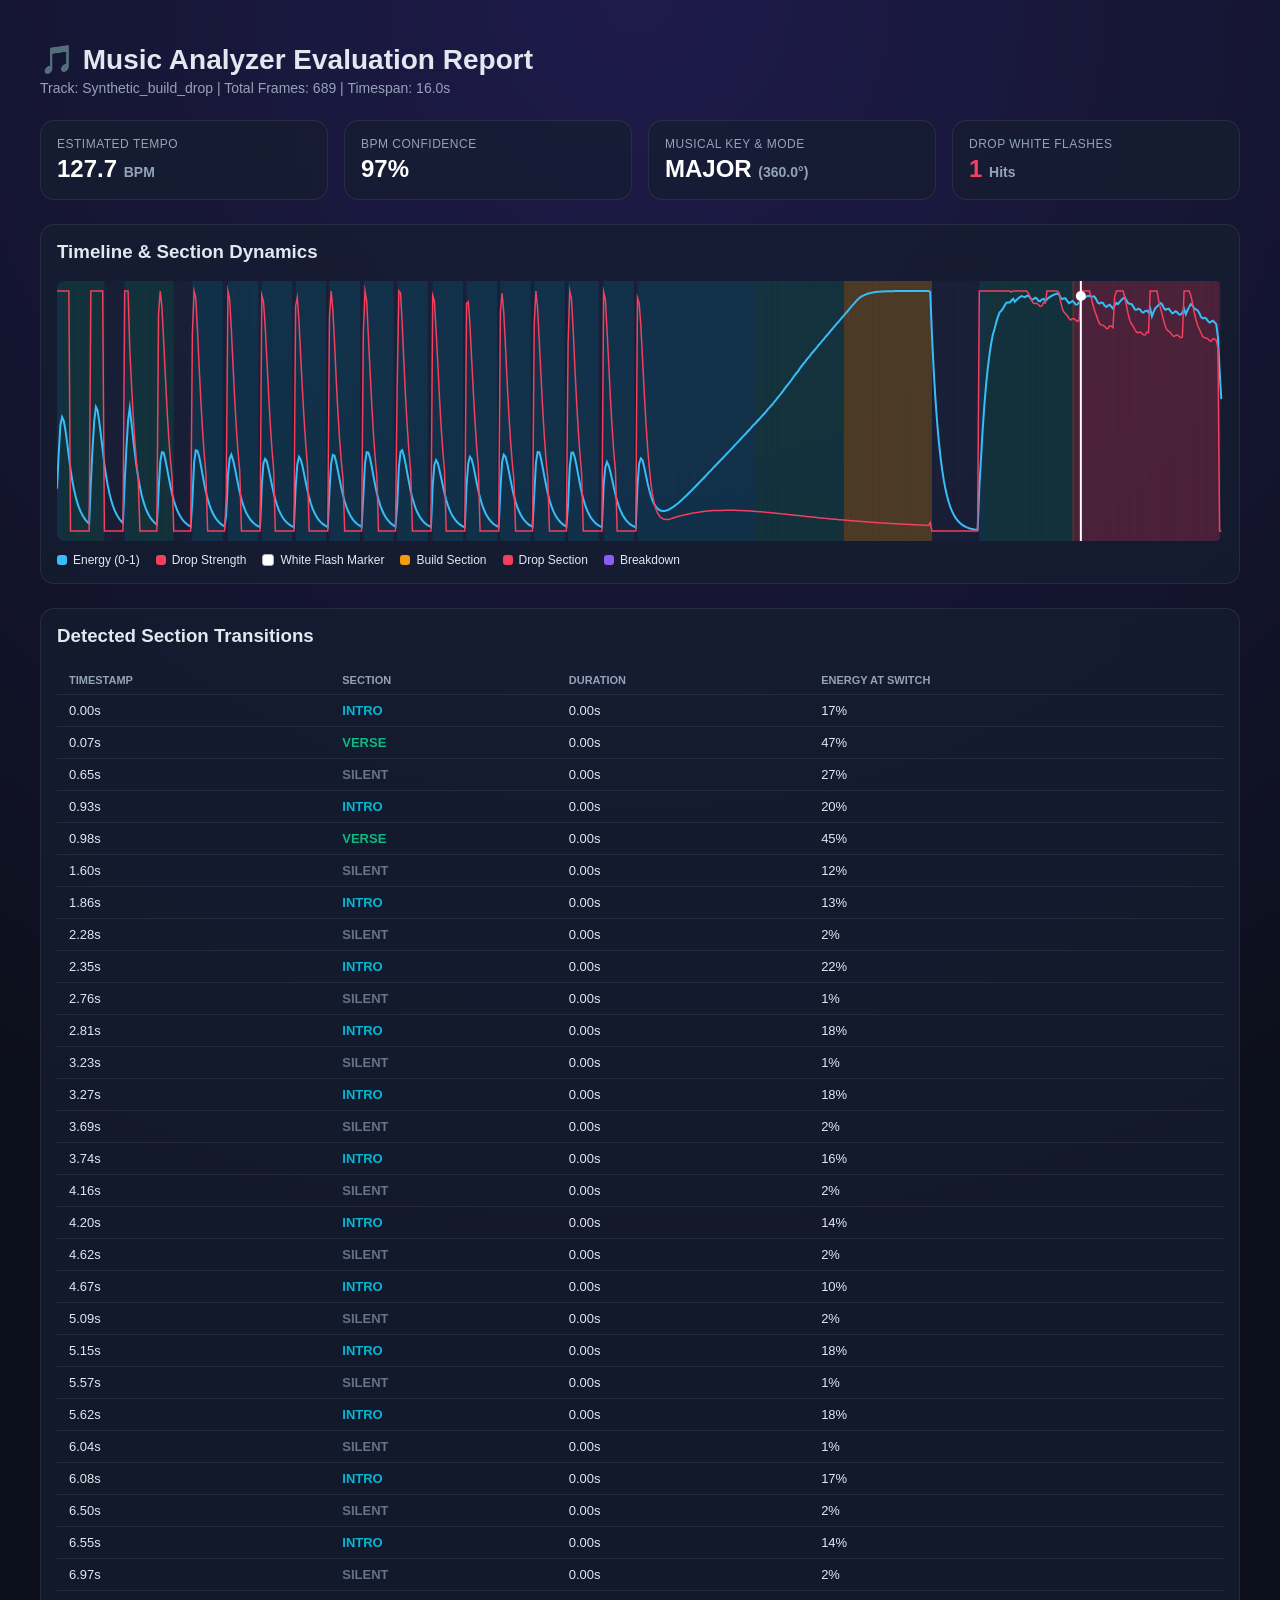
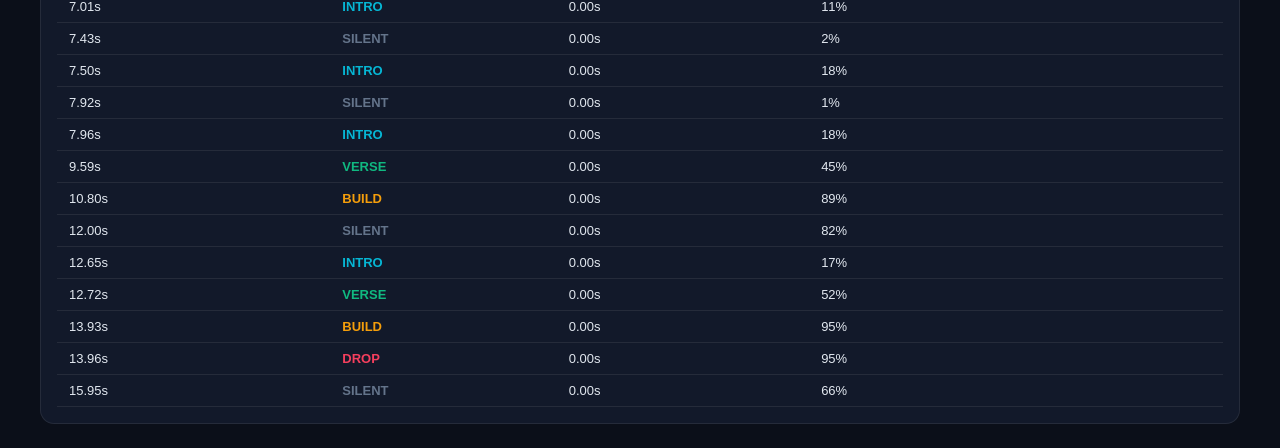
<file: tests/artifacts/build_drop_timeline.html>
<!DOCTYPE html>
<html lang="en">
<head>
<meta charset="UTF-8">
<title>Music State Visualizer — Synthetic_build_drop</title>
<style>
  :root {
    --bg: #0b0f19;
    --card: rgba(22, 30, 49, 0.75);
    --border: rgba(255, 255, 255, 0.08);
    --text: #e2e8f0;
    --accent: #38bdf8;
    --drop: #f43f5e;
    --build: #f59e0b;
    --verse: #10b981;
    --break: #8b5cf6;
    --intro: #06b6d4;
    --silent: #475569;
  }
  body {
    margin: 0;
    padding: 24px;
    background: radial-gradient(circle at 50% 0%, #1e1b4b 0%, var(--bg) 60%);
    font-family: -apple-system, BlinkMacSystemFont, "Segoe UI", Roboto, sans-serif;
    color: var(--text);
  }
  .container { max-width: 1200px; margin: 0 auto; }
  h1 { font-size: 28px; margin-bottom: 4px; font-weight: 700; }
  .subtitle { color: #94a3b8; margin-bottom: 24px; font-size: 14px; }
  .grid { display: grid; grid-template-columns: repeat(auto-fit, minmax(220px, 1fr)); gap: 16px; margin-bottom: 24px; }
  .card {
    background: var(--card);
    border: 1px solid var(--border);
    backdrop-filter: blur(16px);
    border-radius: 14px;
    padding: 16px;
  }
  .stat-label { font-size: 12px; color: #94a3b8; text-transform: uppercase; letter-spacing: 0.5px; }
  .stat-value { font-size: 24px; font-weight: 700; margin-top: 4px; color: #fff; }
  .canvas-card { margin-bottom: 24px; }
  canvas { width: 100%; height: 260px; display: block; border-radius: 8px; }
  .legend { display: flex; gap: 16px; margin-top: 12px; flex-wrap: wrap; font-size: 12px; }
  .legend-item { display: flex; align-items: center; gap: 6px; }
  .dot { width: 10px; height: 10px; border-radius: 3px; }
  table { width: 100%; border-collapse: collapse; margin-top: 12px; font-size: 13px; }
  th, td { padding: 8px 12px; text-align: left; border-bottom: 1px solid var(--border); }
  th { color: #94a3b8; font-weight: 600; text-transform: uppercase; font-size: 11px; }
</style>
</head>
<body>
<div class="container">
  <h1>🎵 Music Analyzer Evaluation Report</h1>
  <div class="subtitle">Track: Synthetic_build_drop | Total Frames: 689 | Timespan: 16.0s</div>

  <div class="grid">
    <div class="card">
      <div class="stat-label">Estimated Tempo</div>
      <div class="stat-value">127.7 <span style="font-size:14px;color:#94a3b8;">BPM</span></div>
    </div>
    <div class="card">
      <div class="stat-label">BPM Confidence</div>
      <div class="stat-value">97%</div>
    </div>
    <div class="card">
      <div class="stat-label">Musical Key & Mode</div>
      <div class="stat-value">MAJOR <span style="font-size:14px;color:#94a3b8;">(360.0°)</span></div>
    </div>
    <div class="card">
      <div class="stat-label">Drop White Flashes</div>
      <div class="stat-value" style="color:var(--drop);">1 <span style="font-size:14px;color:#94a3b8;">Hits</span></div>
    </div>
  </div>

  <div class="card canvas-card">
    <h3 style="margin-top:0;">Timeline & Section Dynamics</h3>
    <canvas id="timelineChart"></canvas>
    <div class="legend">
      <div class="legend-item"><div class="dot" style="background:#38bdf8;"></div> Energy (0-1)</div>
      <div class="legend-item"><div class="dot" style="background:#f43f5e;"></div> Drop Strength</div>
      <div class="legend-item"><div class="dot" style="background:#ffffff; border:1px solid #aaa;"></div> White Flash Marker</div>
      <div class="legend-item"><div class="dot" style="background:var(--build);"></div> Build Section</div>
      <div class="legend-item"><div class="dot" style="background:var(--drop);"></div> Drop Section</div>
      <div class="legend-item"><div class="dot" style="background:var(--break);"></div> Breakdown</div>
    </div>
  </div>

  <div class="card">
    <h3 style="margin-top:0;">Detected Section Transitions</h3>
    <table>
      <thead>
        <tr><th>Timestamp</th><th>Section</th><th>Duration</th><th>Energy at Switch</th></tr>
      </thead>
      <tbody>
        <tr><td>0.00s</td><td><b style='color:#06b6d4;'>INTRO</b></td><td>0.00s</td><td>17%</td></tr><tr><td>0.07s</td><td><b style='color:#10b981;'>VERSE</b></td><td>0.00s</td><td>47%</td></tr><tr><td>0.65s</td><td><b style='color:#64748b;'>SILENT</b></td><td>0.00s</td><td>27%</td></tr><tr><td>0.93s</td><td><b style='color:#06b6d4;'>INTRO</b></td><td>0.00s</td><td>20%</td></tr><tr><td>0.98s</td><td><b style='color:#10b981;'>VERSE</b></td><td>0.00s</td><td>45%</td></tr><tr><td>1.60s</td><td><b style='color:#64748b;'>SILENT</b></td><td>0.00s</td><td>12%</td></tr><tr><td>1.86s</td><td><b style='color:#06b6d4;'>INTRO</b></td><td>0.00s</td><td>13%</td></tr><tr><td>2.28s</td><td><b style='color:#64748b;'>SILENT</b></td><td>0.00s</td><td>2%</td></tr><tr><td>2.35s</td><td><b style='color:#06b6d4;'>INTRO</b></td><td>0.00s</td><td>22%</td></tr><tr><td>2.76s</td><td><b style='color:#64748b;'>SILENT</b></td><td>0.00s</td><td>1%</td></tr><tr><td>2.81s</td><td><b style='color:#06b6d4;'>INTRO</b></td><td>0.00s</td><td>18%</td></tr><tr><td>3.23s</td><td><b style='color:#64748b;'>SILENT</b></td><td>0.00s</td><td>1%</td></tr><tr><td>3.27s</td><td><b style='color:#06b6d4;'>INTRO</b></td><td>0.00s</td><td>18%</td></tr><tr><td>3.69s</td><td><b style='color:#64748b;'>SILENT</b></td><td>0.00s</td><td>2%</td></tr><tr><td>3.74s</td><td><b style='color:#06b6d4;'>INTRO</b></td><td>0.00s</td><td>16%</td></tr><tr><td>4.16s</td><td><b style='color:#64748b;'>SILENT</b></td><td>0.00s</td><td>2%</td></tr><tr><td>4.20s</td><td><b style='color:#06b6d4;'>INTRO</b></td><td>0.00s</td><td>14%</td></tr><tr><td>4.62s</td><td><b style='color:#64748b;'>SILENT</b></td><td>0.00s</td><td>2%</td></tr><tr><td>4.67s</td><td><b style='color:#06b6d4;'>INTRO</b></td><td>0.00s</td><td>10%</td></tr><tr><td>5.09s</td><td><b style='color:#64748b;'>SILENT</b></td><td>0.00s</td><td>2%</td></tr><tr><td>5.15s</td><td><b style='color:#06b6d4;'>INTRO</b></td><td>0.00s</td><td>18%</td></tr><tr><td>5.57s</td><td><b style='color:#64748b;'>SILENT</b></td><td>0.00s</td><td>1%</td></tr><tr><td>5.62s</td><td><b style='color:#06b6d4;'>INTRO</b></td><td>0.00s</td><td>18%</td></tr><tr><td>6.04s</td><td><b style='color:#64748b;'>SILENT</b></td><td>0.00s</td><td>1%</td></tr><tr><td>6.08s</td><td><b style='color:#06b6d4;'>INTRO</b></td><td>0.00s</td><td>17%</td></tr><tr><td>6.50s</td><td><b style='color:#64748b;'>SILENT</b></td><td>0.00s</td><td>2%</td></tr><tr><td>6.55s</td><td><b style='color:#06b6d4;'>INTRO</b></td><td>0.00s</td><td>14%</td></tr><tr><td>6.97s</td><td><b style='color:#64748b;'>SILENT</b></td><td>0.00s</td><td>2%</td></tr><tr><td>7.01s</td><td><b style='color:#06b6d4;'>INTRO</b></td><td>0.00s</td><td>11%</td></tr><tr><td>7.43s</td><td><b style='color:#64748b;'>SILENT</b></td><td>0.00s</td><td>2%</td></tr><tr><td>7.50s</td><td><b style='color:#06b6d4;'>INTRO</b></td><td>0.00s</td><td>18%</td></tr><tr><td>7.92s</td><td><b style='color:#64748b;'>SILENT</b></td><td>0.00s</td><td>1%</td></tr><tr><td>7.96s</td><td><b style='color:#06b6d4;'>INTRO</b></td><td>0.00s</td><td>18%</td></tr><tr><td>9.59s</td><td><b style='color:#10b981;'>VERSE</b></td><td>0.00s</td><td>45%</td></tr><tr><td>10.80s</td><td><b style='color:#f59e0b;'>BUILD</b></td><td>0.00s</td><td>89%</td></tr><tr><td>12.00s</td><td><b style='color:#64748b;'>SILENT</b></td><td>0.00s</td><td>82%</td></tr><tr><td>12.65s</td><td><b style='color:#06b6d4;'>INTRO</b></td><td>0.00s</td><td>17%</td></tr><tr><td>12.72s</td><td><b style='color:#10b981;'>VERSE</b></td><td>0.00s</td><td>52%</td></tr><tr><td>13.93s</td><td><b style='color:#f59e0b;'>BUILD</b></td><td>0.00s</td><td>95%</td></tr><tr><td>13.96s</td><td><b style='color:#f43f5e;'>DROP</b></td><td>0.00s</td><td>95%</td></tr><tr><td>15.95s</td><td><b style='color:#64748b;'>SILENT</b></td><td>0.00s</td><td>66%</td></tr>
      </tbody>
    </table>
  </div>
</div>

<script>
const times = [0.0, 0.0232, 0.0464, 0.0697, 0.0929, 0.1161, 0.1393, 0.1625, 0.1858, 0.209, 0.2322, 0.2554, 0.2786, 0.3019, 0.3251, 0.3483, 0.3715, 0.3947, 0.418, 0.4412, 0.4644, 0.4876, 0.5108, 0.5341, 0.5573, 0.5805, 0.6037, 0.6269, 0.6502, 0.6734, 0.6966, 0.7198, 0.743, 0.7663, 0.7895, 0.8127, 0.8359, 0.8591, 0.8824, 0.9056, 0.9288, 0.952, 0.9752, 0.9985, 1.0217, 1.0449, 1.0681, 1.0913, 1.1146, 1.1378, 1.161, 1.1842, 1.2074, 1.2307, 1.2539, 1.2771, 1.3003, 1.3235, 1.3468, 1.37, 1.3932, 1.4164, 1.4396, 1.4629, 1.4861, 1.5093, 1.5325, 1.5557, 1.579, 1.6022, 1.6254, 1.6486, 1.6718, 1.6951, 1.7183, 1.7415, 1.7647, 1.7879, 1.8112, 1.8344, 1.8576, 1.8808, 1.904, 1.9273, 1.9505, 1.9737, 1.9969, 2.0201, 2.0434, 2.0666, 2.0898, 2.113, 2.1362, 2.1595, 2.1827, 2.2059, 2.2291, 2.2523, 2.2756, 2.2988, 2.322, 2.3452, 2.3684, 2.3917, 2.4149, 2.4381, 2.4613, 2.4845, 2.5078, 2.531, 2.5542, 2.5774, 2.6006, 2.6239, 2.6471, 2.6703, 2.6935, 2.7167, 2.74, 2.7632, 2.7864, 2.8096, 2.8328, 2.8561, 2.8793, 2.9025, 2.9257, 2.9489, 2.9722, 2.9954, 3.0186, 3.0418, 3.065, 3.0883, 3.1115, 3.1347, 3.1579, 3.1811, 3.2044, 3.2276, 3.2508, 3.274, 3.2972, 3.3205, 3.3437, 3.3669, 3.3901, 3.4133, 3.4366, 3.4598, 3.483, 3.5062, 3.5294, 3.5527, 3.5759, 3.5991, 3.6223, 3.6455, 3.6688, 3.692, 3.7152, 3.7384, 3.7616, 3.7849, 3.8081, 3.8313, 3.8545, 3.8777, 3.901, 3.9242, 3.9474, 3.9706, 3.9938, 4.0171, 4.0403, 4.0635, 4.0867, 4.1099, 4.1332, 4.1564, 4.1796, 4.2028, 4.226, 4.2493, 4.2725, 4.2957, 4.3189, 4.3421, 4.3654, 4.3886, 4.4118, 4.435, 4.4582, 4.4815, 4.5047, 4.5279, 4.5511, 4.5743, 4.5976, 4.6208, 4.644, 4.6672, 4.6904, 4.7137, 4.7369, 4.7601, 4.7833, 4.8065, 4.8298, 4.853, 4.8762, 4.8994, 4.9226, 4.9459, 4.9691, 4.9923, 5.0155, 5.0387, 5.062, 5.0852, 5.1084, 5.1316, 5.1548, 5.178, 5.2013, 5.2245, 5.2477, 5.2709, 5.2941, 5.3174, 5.3406, 5.3638, 5.387, 5.4102, 5.4335, 5.4567, 5.4799, 5.5031, 5.5263, 5.5496, 5.5728, 5.596, 5.6192, 5.6424, 5.6657, 5.6889, 5.7121, 5.7353, 5.7585, 5.7818, 5.805, 5.8282, 5.8514, 5.8746, 5.8979, 5.9211, 5.9443, 5.9675, 5.9907, 6.014, 6.0372, 6.0604, 6.0836, 6.1068, 6.1301, 6.1533, 6.1765, 6.1997, 6.2229, 6.2462, 6.2694, 6.2926, 6.3158, 6.339, 6.3623, 6.3855, 6.4087, 6.4319, 6.4551, 6.4784, 6.5016, 6.5248, 6.548, 6.5712, 6.5945, 6.6177, 6.6409, 6.6641, 6.6873, 6.7106, 6.7338, 6.757, 6.7802, 6.8034, 6.8267, 6.8499, 6.8731, 6.8963, 6.9195, 6.9428, 6.966, 6.9892, 7.0124, 7.0356, 7.0589, 7.0821, 7.1053, 7.1285, 7.1517, 7.175, 7.1982, 7.2214, 7.2446, 7.2678, 7.2911, 7.3143, 7.3375, 7.3607, 7.3839, 7.4072, 7.4304, 7.4536, 7.4768, 7.5, 7.5233, 7.5465, 7.5697, 7.5929, 7.6161, 7.6394, 7.6626, 7.6858, 7.709, 7.7322, 7.7555, 7.7787, 7.8019, 7.8251, 7.8483, 7.8716, 7.8948, 7.918, 7.9412, 7.9644, 7.9877, 8.0109, 8.0341, 8.0573, 8.0805, 8.1038, 8.127, 8.1502, 8.1734, 8.1966, 8.2199, 8.2431, 8.2663, 8.2895, 8.3127, 8.336, 8.3592, 8.3824, 8.4056, 8.4288, 8.4521, 8.4753, 8.4985, 8.5217, 8.5449, 8.5682, 8.5914, 8.6146, 8.6378, 8.661, 8.6843, 8.7075, 8.7307, 8.7539, 8.7771, 8.8004, 8.8236, 8.8468, 8.87, 8.8932, 8.9165, 8.9397, 8.9629, 8.9861, 9.0093, 9.0326, 9.0558, 9.079, 9.1022, 9.1254, 9.1487, 9.1719, 9.1951, 9.2183, 9.2415, 9.2648, 9.288, 9.3112, 9.3344, 9.3576, 9.3809, 9.4041, 9.4273, 9.4505, 9.4737, 9.497, 9.5202, 9.5434, 9.5666, 9.5898, 9.6131, 9.6363, 9.6595, 9.6827, 9.7059, 9.7292, 9.7524, 9.7756, 9.7988, 9.822, 9.8453, 9.8685, 9.8917, 9.9149, 9.9381, 9.9614, 9.9846, 10.0078, 10.031, 10.0542, 10.0775, 10.1007, 10.1239, 10.1471, 10.1703, 10.1936, 10.2168, 10.24, 10.2632, 10.2864, 10.3097, 10.3329, 10.3561, 10.3793, 10.4025, 10.4258, 10.449, 10.4722, 10.4954, 10.5186, 10.5419, 10.5651, 10.5883, 10.6115, 10.6347, 10.658, 10.6812, 10.7044, 10.7276, 10.7508, 10.7741, 10.7973, 10.8205, 10.8437, 10.8669, 10.8902, 10.9134, 10.9366, 10.9598, 10.983, 11.0063, 11.0295, 11.0527, 11.0759, 11.0991, 11.1224, 11.1456, 11.1688, 11.192, 11.2152, 11.2385, 11.2617, 11.2849, 11.3081, 11.3313, 11.3546, 11.3778, 11.401, 11.4242, 11.4474, 11.4707, 11.4939, 11.5171, 11.5403, 11.5635, 11.5868, 11.61, 11.6332, 11.6564, 11.6796, 11.7029, 11.7261, 11.7493, 11.7725, 11.7957, 11.819, 11.8422, 11.8654, 11.8886, 11.9118, 11.9351, 11.9583, 11.9815, 12.0047, 12.0279, 12.0512, 12.0744, 12.0976, 12.1208, 12.144, 12.1673, 12.1905, 12.2137, 12.2369, 12.2601, 12.2834, 12.3066, 12.3298, 12.353, 12.3762, 12.3995, 12.4227, 12.4459, 12.4691, 12.4923, 12.5156, 12.5388, 12.562, 12.5852, 12.6084, 12.6317, 12.6549, 12.6781, 12.7013, 12.7245, 12.7478, 12.771, 12.7942, 12.8174, 12.8406, 12.8639, 12.8871, 12.9103, 12.9335, 12.9567, 12.98, 13.0032, 13.0264, 13.0496, 13.0728, 13.0961, 13.1193, 13.1425, 13.1657, 13.1889, 13.2122, 13.2354, 13.2586, 13.2818, 13.305, 13.3283, 13.3515, 13.3747, 13.3979, 13.4211, 13.4444, 13.4676, 13.4908, 13.514, 13.5372, 13.5605, 13.5837, 13.6069, 13.6301, 13.6533, 13.6766, 13.6998, 13.723, 13.7462, 13.7694, 13.7927, 13.8159, 13.8391, 13.8623, 13.8855, 13.9088, 13.932, 13.9552, 13.9784, 14.0016, 14.0249, 14.0481, 14.0713, 14.0945, 14.1177, 14.141, 14.1642, 14.1874, 14.2106, 14.2338, 14.2571, 14.2803, 14.3035, 14.3267, 14.3499, 14.3732, 14.3964, 14.4196, 14.4428, 14.466, 14.4893, 14.5125, 14.5357, 14.5589, 14.5821, 14.6054, 14.6286, 14.6518, 14.675, 14.6982, 14.7215, 14.7447, 14.7679, 14.7911, 14.8143, 14.8376, 14.8608, 14.884, 14.9072, 14.9304, 14.9537, 14.9769, 15.0001, 15.0233, 15.0465, 15.0698, 15.093, 15.1162, 15.1394, 15.1626, 15.1859, 15.2091, 15.2323, 15.2555, 15.2787, 15.302, 15.3252, 15.3484, 15.3716, 15.3948, 15.418, 15.4413, 15.4645, 15.4877, 15.5109, 15.5341, 15.5574, 15.5806, 15.6038, 15.627, 15.6502, 15.6735, 15.6967, 15.7199, 15.7431, 15.7663, 15.7896, 15.8128, 15.836, 15.8592, 15.8824, 15.9057, 15.9289, 15.9521, 15.9753];
const energies = [0.1759, 0.3209, 0.4404, 0.4749, 0.4591, 0.4188, 0.3672, 0.3114, 0.2566, 0.2115, 0.1743, 0.1436, 0.1184, 0.0975, 0.0804, 0.0662, 0.0546, 0.045, 0.0371, 0.0305, 0.2011, 0.3417, 0.4575, 0.5164, 0.5007, 0.4534, 0.3964, 0.3384, 0.2789, 0.2298, 0.1894, 0.1561, 0.1286, 0.106, 0.0873, 0.072, 0.0593, 0.0489, 0.0403, 0.0332, 0.2033, 0.3434, 0.459, 0.5126, 0.4496, 0.3853, 0.3244, 0.2696, 0.2221, 0.1831, 0.1508, 0.1243, 0.1024, 0.0844, 0.0696, 0.0573, 0.0472, 0.0389, 0.0321, 0.0264, 0.1621, 0.2877, 0.3285, 0.3268, 0.298, 0.2618, 0.2244, 0.1885, 0.1553, 0.128, 0.1055, 0.0869, 0.0716, 0.059, 0.0486, 0.0401, 0.033, 0.0272, 0.0224, 0.0185, 0.1304, 0.2834, 0.336, 0.3335, 0.3107, 0.2744, 0.235, 0.1973, 0.1626, 0.134, 0.1104, 0.091, 0.075, 0.0618, 0.0509, 0.042, 0.0346, 0.0285, 0.0235, 0.0193, 0.0652, 0.2296, 0.3009, 0.3182, 0.2964, 0.2654, 0.2299, 0.1943, 0.1605, 0.1322, 0.109, 0.0898, 0.074, 0.061, 0.0503, 0.0414, 0.0341, 0.0281, 0.0232, 0.0191, 0.0157, 0.1889, 0.2827, 0.3001, 0.2896, 0.2598, 0.2254, 0.1914, 0.1595, 0.1314, 0.1083, 0.0892, 0.0735, 0.0606, 0.0499, 0.0412, 0.0339, 0.0279, 0.023, 0.019, 0.0156, 0.1801, 0.2776, 0.3092, 0.2977, 0.2723, 0.238, 0.2023, 0.1687, 0.139, 0.1146, 0.0944, 0.0778, 0.0641, 0.0528, 0.0435, 0.0359, 0.0296, 0.0244, 0.0201, 0.0165, 0.1674, 0.282, 0.317, 0.3136, 0.2854, 0.2512, 0.2152, 0.1806, 0.1488, 0.1226, 0.101, 0.0833, 0.0686, 0.0565, 0.0466, 0.0384, 0.0316, 0.0261, 0.0215, 0.0177, 0.1458, 0.2817, 0.3284, 0.3264, 0.3029, 0.2665, 0.2281, 0.1917, 0.158, 0.1302, 0.1073, 0.0884, 0.0728, 0.06, 0.0495, 0.0408, 0.0336, 0.0277, 0.0228, 0.0188, 0.1075, 0.2645, 0.3298, 0.3361, 0.3125, 0.2788, 0.2404, 0.2026, 0.167, 0.1376, 0.1134, 0.0935, 0.077, 0.0635, 0.0523, 0.0431, 0.0355, 0.0293, 0.0241, 0.0199, 0.0164, 0.1894, 0.2754, 0.295, 0.2831, 0.2545, 0.2217, 0.1886, 0.157, 0.1294, 0.1066, 0.0879, 0.0724, 0.0597, 0.0492, 0.0405, 0.0334, 0.0275, 0.0227, 0.0187, 0.0154, 0.1886, 0.2813, 0.3093, 0.2996, 0.2724, 0.237, 0.201, 0.1676, 0.1381, 0.1138, 0.0938, 0.0773, 0.0637, 0.0525, 0.0433, 0.0356, 0.0294, 0.0242, 0.0199, 0.0164, 0.1727, 0.2866, 0.3181, 0.3094, 0.2824, 0.2486, 0.2126, 0.178, 0.1467, 0.1209, 0.0996, 0.0821, 0.0676, 0.0557, 0.0459, 0.0378, 0.0312, 0.0257, 0.0212, 0.0175, 0.1488, 0.2826, 0.3292, 0.3288, 0.3018, 0.2648, 0.2268, 0.1906, 0.1571, 0.1294, 0.1067, 0.0879, 0.0724, 0.0597, 0.0492, 0.0405, 0.0334, 0.0275, 0.0227, 0.0187, 0.1121, 0.2683, 0.326, 0.3264, 0.3051, 0.2716, 0.2336, 0.1965, 0.1619, 0.1334, 0.11, 0.0906, 0.0747, 0.0615, 0.0507, 0.0418, 0.0344, 0.0284, 0.0234, 0.0193, 0.0159, 0.189, 0.2645, 0.2872, 0.2728, 0.2461, 0.2148, 0.1827, 0.1518, 0.1251, 0.1031, 0.085, 0.07, 0.0577, 0.0475, 0.0392, 0.0323, 0.0266, 0.0219, 0.0181, 0.0149, 0.1882, 0.2811, 0.3023, 0.2945, 0.266, 0.2322, 0.1989, 0.1697, 0.1449, 0.1256, 0.1108, 0.1002, 0.0923, 0.0874, 0.0843, 0.0834, 0.0834, 0.0853, 0.0876, 0.0908, 0.0952, 0.0999, 0.1047, 0.1101, 0.1158, 0.1218, 0.1283, 0.135, 0.1418, 0.1482, 0.1549, 0.1625, 0.169, 0.1767, 0.1836, 0.1905, 0.1981, 0.2056, 0.213, 0.2201, 0.2272, 0.2351, 0.2425, 0.2495, 0.257, 0.2648, 0.2718, 0.2791, 0.2866, 0.2943, 0.3012, 0.3084, 0.3162, 0.3238, 0.3306, 0.3379, 0.3456, 0.3537, 0.3608, 0.3681, 0.3753, 0.3835, 0.3912, 0.3984, 0.4054, 0.4137, 0.4206, 0.429, 0.4367, 0.4441, 0.451, 0.4593, 0.4665, 0.4748, 0.4825, 0.4897, 0.4976, 0.5066, 0.5143, 0.5219, 0.53, 0.5395, 0.5475, 0.5566, 0.5655, 0.5734, 0.5831, 0.5931, 0.6024, 0.6112, 0.6198, 0.6291, 0.6397, 0.6494, 0.6583, 0.6664, 0.6774, 0.6869, 0.6963, 0.7047, 0.7139, 0.7222, 0.7312, 0.7406, 0.748, 0.7567, 0.7652, 0.7743, 0.7821, 0.7908, 0.7987, 0.808, 0.8155, 0.8239, 0.8328, 0.8404, 0.8493, 0.8572, 0.8657, 0.8734, 0.8816, 0.8905, 0.8983, 0.9068, 0.9145, 0.9236, 0.9317, 0.9399, 0.9471, 0.9556, 0.9634, 0.9699, 0.9752, 0.9795, 0.9831, 0.9861, 0.9886, 0.9906, 0.9922, 0.9936, 0.9947, 0.9956, 0.9964, 0.997, 0.9976, 0.998, 0.9983, 0.9986, 0.9989, 0.9991, 0.9992, 0.9994, 0.9995, 0.9996, 0.9996, 0.9997, 0.9998, 0.9998, 0.9998, 0.9999, 0.9999, 0.9999, 0.9999, 0.9999, 0.9999, 1.0, 1.0, 1.0, 1.0, 1.0, 1.0, 1.0, 1.0, 0.9964, 0.8211, 0.6766, 0.5576, 0.4595, 0.3787, 0.312, 0.2571, 0.2119, 0.1746, 0.1439, 0.1186, 0.0977, 0.0805, 0.0664, 0.0547, 0.0451, 0.0371, 0.0306, 0.0252, 0.0208, 0.0171, 0.0141, 0.0116, 0.0096, 0.0079, 0.0065, 0.0054, 0.0044, 0.1796, 0.3011, 0.4241, 0.5254, 0.6089, 0.6777, 0.7344, 0.7811, 0.8184, 0.8413, 0.8692, 0.8922, 0.9111, 0.9175, 0.9275, 0.9403, 0.9508, 0.9516, 0.9519, 0.9604, 0.9673, 0.9548, 0.9628, 0.9693, 0.9747, 0.9792, 0.9767, 0.9747, 0.979, 0.9812, 0.9724, 0.9632, 0.9659, 0.9719, 0.9684, 0.9585, 0.9579, 0.9653, 0.9671, 0.9582, 0.9656, 0.9716, 0.9766, 0.9807, 0.9841, 0.9869, 0.9892, 0.9877, 0.9732, 0.966, 0.9692, 0.9685, 0.9575, 0.9493, 0.9532, 0.9582, 0.9523, 0.9429, 0.9442, 0.9519, 0.9604, 0.9673, 0.9695, 0.9749, 0.9793, 0.9802, 0.9749, 0.9766, 0.9767, 0.9662, 0.9518, 0.9479, 0.9522, 0.9501, 0.939, 0.9335, 0.9389, 0.9426, 0.9354, 0.9274, 0.9402, 0.9507, 0.9454, 0.955, 0.9629, 0.9694, 0.9725, 0.9607, 0.9486, 0.9466, 0.9455, 0.9348, 0.9226, 0.9218, 0.9267, 0.9232, 0.9126, 0.9097, 0.9162, 0.9185, 0.9104, 0.9262, 0.8948, 0.9133, 0.9286, 0.9348, 0.9422, 0.9498, 0.9449, 0.9298, 0.9219, 0.9248, 0.9254, 0.9158, 0.9072, 0.9101, 0.9156, 0.9112, 0.9019, 0.902, 0.9094, 0.9254, 0.9026, 0.9198, 0.9339, 0.9455, 0.9391, 0.9273, 0.9233, 0.9192, 0.908, 0.8922, 0.8858, 0.8882, 0.8863, 0.8755, 0.8686, 0.8724, 0.8762, 0.87, 0.8618, 0.8089, 0.6666, 0.5493];
const drops = [1.0, 1.0, 1.0, 1.0, 1.0, 1.0, 1.0, 1.0, 0.0, 0.0, 0.0, 0.0, 0.0, 0.0, 0.0, 0.0, 0.0, 0.0, 0.0, 0.0, 1.0, 1.0, 1.0, 1.0, 1.0, 1.0, 1.0, 1.0, 0.0, 0.0, 0.0, 0.0, 0.0, 0.0, 0.0, 0.0, 0.0, 0.0, 0.0, 0.0, 1.0, 1.0, 1.0, 0.7592, 0.6129, 0.4829, 0.373, 0.2837, 0.211, 0.0, 0.0, 0.0, 0.0, 0.0, 0.0, 0.0, 0.0, 0.0, 0.0, 0.0, 0.9044, 1.0, 0.9316, 0.7947, 0.6499, 0.5094, 0.3924, 0.2983, 0.2235, 0.0, 0.0, 0.0, 0.0, 0.0, 0.0, 0.0, 0.0, 0.0, 0.0, 0.0, 0.8242, 1.0, 0.9705, 0.837, 0.6832, 0.5424, 0.4198, 0.3181, 0.2377, 0.0, 0.0, 0.0, 0.0, 0.0, 0.0, 0.0, 0.0, 0.0, 0.0, 0.0, 0.1489, 1.0, 0.9668, 0.8427, 0.6915, 0.5487, 0.4269, 0.3268, 0.2466, 0.0, 0.0, 0.0, 0.0, 0.0, 0.0, 0.0, 0.0, 0.0, 0.0, 0.0, 0.0, 0.9825, 0.9572, 0.8569, 0.7171, 0.5769, 0.4474, 0.3417, 0.2579, 0.0, 0.0, 0.0, 0.0, 0.0, 0.0, 0.0, 0.0, 0.0, 0.0, 0.0, 0.0, 0.9376, 0.9724, 0.8742, 0.7295, 0.5903, 0.4656, 0.3595, 0.2722, 0.0, 0.0, 0.0, 0.0, 0.0, 0.0, 0.0, 0.0, 0.0, 0.0, 0.0, 0.0, 0.891, 1.0, 0.9206, 0.7852, 0.6305, 0.4942, 0.3808, 0.2894, 0.2165, 0.0, 0.0, 0.0, 0.0, 0.0, 0.0, 0.0, 0.0, 0.0, 0.0, 0.0, 0.8197, 1.0, 0.958, 0.8099, 0.6635, 0.5262, 0.4041, 0.3062, 0.2289, 0.0, 0.0, 0.0, 0.0, 0.0, 0.0, 0.0, 0.0, 0.0, 0.0, 0.0, 0.5966, 1.0, 0.992, 0.8608, 0.699, 0.5542, 0.4304, 0.3288, 0.2472, 0.0, 0.0, 0.0, 0.0, 0.0, 0.0, 0.0, 0.0, 0.0, 0.0, 0.0, 0.0, 0.9812, 0.958, 0.8379, 0.7021, 0.5571, 0.4327, 0.331, 0.2501, 0.0, 0.0, 0.0, 0.0, 0.0, 0.0, 0.0, 0.0, 0.0, 0.0, 0.0, 0.0, 0.9479, 0.9551, 0.8612, 0.7181, 0.5815, 0.4577, 0.3506, 0.2644, 0.0, 0.0, 0.0, 0.0, 0.0, 0.0, 0.0, 0.0, 0.0, 0.0, 0.0, 0.0, 0.9123, 0.9905, 0.9077, 0.7739, 0.6212, 0.4877, 0.3761, 0.2859, 0.2135, 0.0, 0.0, 0.0, 0.0, 0.0, 0.0, 0.0, 0.0, 0.0, 0.0, 0.0, 0.8622, 1.0, 0.9272, 0.7876, 0.6465, 0.5071, 0.39, 0.296, 0.2216, 0.0, 0.0, 0.0, 0.0, 0.0, 0.0, 0.0, 0.0, 0.0, 0.0, 0.0, 0.7822, 1.0, 0.9674, 0.8404, 0.6844, 0.5436, 0.4223, 0.3218, 0.2403, 0.0, 0.0, 0.0, 0.0, 0.0, 0.0, 0.0, 0.0, 0.0, 0.0, 0.0, 0.0, 0.9958, 0.9647, 0.8393, 0.7005, 0.5552, 0.4314, 0.3301, 0.2493, 0.0, 0.0, 0.0, 0.0, 0.0, 0.0, 0.0, 0.0, 0.0, 0.0, 0.0, 0.0, 0.9725, 0.9493, 0.8551, 0.7155, 0.5798, 0.4517, 0.3469, 0.2638, 0.1953, 0.1469, 0.113, 0.0894, 0.0732, 0.0624, 0.0553, 0.051, 0.0486, 0.0475, 0.0476, 0.0492, 0.0516, 0.0541, 0.0563, 0.0582, 0.0602, 0.0622, 0.0641, 0.0658, 0.0673, 0.0689, 0.071, 0.0719, 0.0737, 0.0747, 0.0765, 0.0771, 0.0781, 0.0793, 0.0803, 0.0812, 0.0822, 0.083, 0.083, 0.0843, 0.0842, 0.0852, 0.0855, 0.0856, 0.0859, 0.0859, 0.0859, 0.0866, 0.0864, 0.0867, 0.0865, 0.0864, 0.0864, 0.0862, 0.086, 0.0859, 0.0856, 0.0854, 0.0851, 0.0848, 0.0845, 0.0842, 0.0837, 0.0832, 0.0828, 0.0823, 0.0817, 0.0813, 0.0806, 0.08, 0.0794, 0.0788, 0.0782, 0.0775, 0.0769, 0.0762, 0.0755, 0.0748, 0.074, 0.0733, 0.0726, 0.0718, 0.0712, 0.0704, 0.0697, 0.0689, 0.0681, 0.0673, 0.0666, 0.0659, 0.0651, 0.0643, 0.0636, 0.0628, 0.0621, 0.0612, 0.0605, 0.0598, 0.059, 0.0583, 0.0575, 0.0568, 0.0561, 0.0554, 0.0546, 0.0539, 0.0532, 0.0526, 0.0519, 0.0512, 0.0505, 0.0498, 0.0492, 0.0486, 0.048, 0.0473, 0.0467, 0.0461, 0.0455, 0.0449, 0.0443, 0.0437, 0.0432, 0.0426, 0.042, 0.0414, 0.0409, 0.0404, 0.0398, 0.0393, 0.0388, 0.0383, 0.0377, 0.0372, 0.0367, 0.0362, 0.0357, 0.0353, 0.0348, 0.0343, 0.0338, 0.0334, 0.033, 0.0325, 0.0321, 0.0316, 0.0312, 0.0308, 0.0304, 0.03, 0.0296, 0.0292, 0.0288, 0.0284, 0.028, 0.0277, 0.0273, 0.027, 0.0266, 0.0263, 0.0259, 0.0256, 0.0253, 0.0249, 0.0246, 0.0243, 0.024, 0.0237, 0.0234, 0.0352, 0.0, 0.0, 0.0, 0.0, 0.0, 0.0, 0.0, 0.0, 0.0, 0.0, 0.0, 0.0, 0.0, 0.0, 0.0, 0.0, 0.0, 0.0, 0.0, 0.0, 0.0, 0.0, 0.0, 0.0, 0.0, 0.0, 0.0, 0.0, 1.0, 1.0, 1.0, 1.0, 1.0, 1.0, 1.0, 1.0, 1.0, 1.0, 1.0, 1.0, 1.0, 1.0, 1.0, 1.0, 1.0, 1.0, 0.9998, 0.9952, 1.0, 1.0, 1.0, 1.0, 1.0, 1.0, 1.0, 1.0, 1.0, 0.9903, 0.9762, 0.9597, 0.9487, 0.9478, 0.9485, 0.9429, 0.9361, 0.9381, 0.9526, 0.9494, 1.0, 1.0, 1.0, 1.0, 1.0, 1.0, 1.0, 0.9928, 0.9576, 0.9284, 0.9124, 0.9056, 0.8973, 0.8856, 0.8795, 0.8848, 0.8847, 0.8783, 0.8726, 0.8788, 1.0, 1.0, 1.0, 1.0, 1.0, 1.0, 0.9797, 0.9456, 0.9221, 0.9017, 0.8813, 0.8648, 0.8587, 0.8579, 0.8529, 0.8449, 0.8429, 0.8545, 0.8536, 0.8472, 0.9758, 1.0, 1.0, 1.0, 1.0, 1.0, 0.9707, 0.937, 0.9024, 0.8759, 0.8625, 0.8518, 0.8382, 0.8281, 0.8266, 0.8292, 0.8241, 0.8171, 0.8166, 0.8293, 0.8265, 1.0, 0.9988, 1.0, 1.0, 1.0, 0.9596, 0.9291, 0.9043, 0.8756, 0.851, 0.8372, 0.8322, 0.8261, 0.8162, 0.8102, 0.8149, 0.8168, 0.8112, 0.8053, 0.8085, 1.0, 1.0, 1.0, 1.0, 0.9816, 0.9481, 0.9113, 0.8801, 0.857, 0.8414, 0.8249, 0.8104, 0.8049, 0.8046, 0.8008, 0.7932, 0.7904, 0.8009, 0.8003, 0.794, 0.7625, 0.0, 0.0];
const sections = ["INTRO", "INTRO", "INTRO", "VERSE", "VERSE", "VERSE", "VERSE", "VERSE", "VERSE", "VERSE", "VERSE", "VERSE", "VERSE", "VERSE", "VERSE", "VERSE", "VERSE", "VERSE", "VERSE", "VERSE", "VERSE", "VERSE", "VERSE", "VERSE", "VERSE", "VERSE", "VERSE", "VERSE", "SILENT", "SILENT", "SILENT", "SILENT", "SILENT", "SILENT", "SILENT", "SILENT", "SILENT", "SILENT", "SILENT", "SILENT", "INTRO", "INTRO", "VERSE", "VERSE", "VERSE", "VERSE", "VERSE", "VERSE", "VERSE", "VERSE", "VERSE", "VERSE", "VERSE", "VERSE", "VERSE", "VERSE", "VERSE", "VERSE", "VERSE", "VERSE", "VERSE", "VERSE", "VERSE", "VERSE", "VERSE", "VERSE", "VERSE", "VERSE", "VERSE", "SILENT", "SILENT", "SILENT", "SILENT", "SILENT", "SILENT", "SILENT", "SILENT", "SILENT", "SILENT", "SILENT", "INTRO", "INTRO", "INTRO", "INTRO", "INTRO", "INTRO", "INTRO", "INTRO", "INTRO", "INTRO", "INTRO", "INTRO", "INTRO", "INTRO", "INTRO", "INTRO", "INTRO", "INTRO", "SILENT", "SILENT", "SILENT", "INTRO", "INTRO", "INTRO", "INTRO", "INTRO", "INTRO", "INTRO", "INTRO", "INTRO", "INTRO", "INTRO", "INTRO", "INTRO", "INTRO", "INTRO", "INTRO", "INTRO", "INTRO", "SILENT", "SILENT", "INTRO", "INTRO", "INTRO", "INTRO", "INTRO", "INTRO", "INTRO", "INTRO", "INTRO", "INTRO", "INTRO", "INTRO", "INTRO", "INTRO", "INTRO", "INTRO", "INTRO", "INTRO", "SILENT", "SILENT", "INTRO", "INTRO", "INTRO", "INTRO", "INTRO", "INTRO", "INTRO", "INTRO", "INTRO", "INTRO", "INTRO", "INTRO", "INTRO", "INTRO", "INTRO", "INTRO", "INTRO", "INTRO", "SILENT", "SILENT", "INTRO", "INTRO", "INTRO", "INTRO", "INTRO", "INTRO", "INTRO", "INTRO", "INTRO", "INTRO", "INTRO", "INTRO", "INTRO", "INTRO", "INTRO", "INTRO", "INTRO", "INTRO", "SILENT", "SILENT", "INTRO", "INTRO", "INTRO", "INTRO", "INTRO", "INTRO", "INTRO", "INTRO", "INTRO", "INTRO", "INTRO", "INTRO", "INTRO", "INTRO", "INTRO", "INTRO", "INTRO", "INTRO", "SILENT", "SILENT", "INTRO", "INTRO", "INTRO", "INTRO", "INTRO", "INTRO", "INTRO", "INTRO", "INTRO", "INTRO", "INTRO", "INTRO", "INTRO", "INTRO", "INTRO", "INTRO", "INTRO", "INTRO", "SILENT", "SILENT", "SILENT", "INTRO", "INTRO", "INTRO", "INTRO", "INTRO", "INTRO", "INTRO", "INTRO", "INTRO", "INTRO", "INTRO", "INTRO", "INTRO", "INTRO", "INTRO", "INTRO", "INTRO", "INTRO", "SILENT", "SILENT", "INTRO", "INTRO", "INTRO", "INTRO", "INTRO", "INTRO", "INTRO", "INTRO", "INTRO", "INTRO", "INTRO", "INTRO", "INTRO", "INTRO", "INTRO", "INTRO", "INTRO", "INTRO", "SILENT", "SILENT", "INTRO", "INTRO", "INTRO", "INTRO", "INTRO", "INTRO", "INTRO", "INTRO", "INTRO", "INTRO", "INTRO", "INTRO", "INTRO", "INTRO", "INTRO", "INTRO", "INTRO", "INTRO", "SILENT", "SILENT", "INTRO", "INTRO", "INTRO", "INTRO", "INTRO", "INTRO", "INTRO", "INTRO", "INTRO", "INTRO", "INTRO", "INTRO", "INTRO", "INTRO", "INTRO", "INTRO", "INTRO", "INTRO", "SILENT", "SILENT", "INTRO", "INTRO", "INTRO", "INTRO", "INTRO", "INTRO", "INTRO", "INTRO", "INTRO", "INTRO", "INTRO", "INTRO", "INTRO", "INTRO", "INTRO", "INTRO", "INTRO", "INTRO", "SILENT", "SILENT", "SILENT", "INTRO", "INTRO", "INTRO", "INTRO", "INTRO", "INTRO", "INTRO", "INTRO", "INTRO", "INTRO", "INTRO", "INTRO", "INTRO", "INTRO", "INTRO", "INTRO", "INTRO", "INTRO", "SILENT", "SILENT", "INTRO", "INTRO", "INTRO", "INTRO", "INTRO", "INTRO", "INTRO", "INTRO", "INTRO", "INTRO", "INTRO", "INTRO", "INTRO", "INTRO", "INTRO", "INTRO", "INTRO", "INTRO", "INTRO", "INTRO", "INTRO", "INTRO", "INTRO", "INTRO", "INTRO", "INTRO", "INTRO", "INTRO", "INTRO", "INTRO", "INTRO", "INTRO", "INTRO", "INTRO", "INTRO", "INTRO", "INTRO", "INTRO", "INTRO", "INTRO", "INTRO", "INTRO", "INTRO", "INTRO", "INTRO", "INTRO", "INTRO", "INTRO", "INTRO", "INTRO", "INTRO", "INTRO", "INTRO", "INTRO", "INTRO", "INTRO", "INTRO", "INTRO", "INTRO", "INTRO", "INTRO", "INTRO", "INTRO", "INTRO", "INTRO", "INTRO", "INTRO", "INTRO", "INTRO", "INTRO", "VERSE", "VERSE", "VERSE", "VERSE", "VERSE", "VERSE", "VERSE", "VERSE", "VERSE", "VERSE", "VERSE", "VERSE", "VERSE", "VERSE", "VERSE", "VERSE", "VERSE", "VERSE", "VERSE", "VERSE", "VERSE", "VERSE", "VERSE", "VERSE", "VERSE", "VERSE", "VERSE", "VERSE", "VERSE", "VERSE", "VERSE", "VERSE", "VERSE", "VERSE", "VERSE", "VERSE", "VERSE", "VERSE", "VERSE", "VERSE", "VERSE", "VERSE", "VERSE", "VERSE", "VERSE", "VERSE", "VERSE", "VERSE", "VERSE", "VERSE", "VERSE", "VERSE", "BUILD", "BUILD", "BUILD", "BUILD", "BUILD", "BUILD", "BUILD", "BUILD", "BUILD", "BUILD", "BUILD", "BUILD", "BUILD", "BUILD", "BUILD", "BUILD", "BUILD", "BUILD", "BUILD", "BUILD", "BUILD", "BUILD", "BUILD", "BUILD", "BUILD", "BUILD", "BUILD", "BUILD", "BUILD", "BUILD", "BUILD", "BUILD", "BUILD", "BUILD", "BUILD", "BUILD", "BUILD", "BUILD", "BUILD", "BUILD", "BUILD", "BUILD", "BUILD", "BUILD", "BUILD", "BUILD", "BUILD", "BUILD", "BUILD", "BUILD", "BUILD", "BUILD", "SILENT", "SILENT", "SILENT", "SILENT", "SILENT", "SILENT", "SILENT", "SILENT", "SILENT", "SILENT", "SILENT", "SILENT", "SILENT", "SILENT", "SILENT", "SILENT", "SILENT", "SILENT", "SILENT", "SILENT", "SILENT", "SILENT", "SILENT", "SILENT", "SILENT", "SILENT", "SILENT", "SILENT", "INTRO", "INTRO", "INTRO", "VERSE", "VERSE", "VERSE", "VERSE", "VERSE", "VERSE", "VERSE", "VERSE", "VERSE", "VERSE", "VERSE", "VERSE", "VERSE", "VERSE", "VERSE", "VERSE", "VERSE", "VERSE", "VERSE", "VERSE", "VERSE", "VERSE", "VERSE", "VERSE", "VERSE", "VERSE", "VERSE", "VERSE", "VERSE", "VERSE", "VERSE", "VERSE", "VERSE", "VERSE", "VERSE", "VERSE", "VERSE", "VERSE", "VERSE", "VERSE", "VERSE", "VERSE", "VERSE", "VERSE", "VERSE", "VERSE", "VERSE", "VERSE", "VERSE", "VERSE", "VERSE", "VERSE", "BUILD", "DROP", "DROP", "DROP", "DROP", "DROP", "DROP", "DROP", "DROP", "DROP", "DROP", "DROP", "DROP", "DROP", "DROP", "DROP", "DROP", "DROP", "DROP", "DROP", "DROP", "DROP", "DROP", "DROP", "DROP", "DROP", "DROP", "DROP", "DROP", "DROP", "DROP", "DROP", "DROP", "DROP", "DROP", "DROP", "DROP", "DROP", "DROP", "DROP", "DROP", "DROP", "DROP", "DROP", "DROP", "DROP", "DROP", "DROP", "DROP", "DROP", "DROP", "DROP", "DROP", "DROP", "DROP", "DROP", "DROP", "DROP", "DROP", "DROP", "DROP", "DROP", "DROP", "DROP", "DROP", "DROP", "DROP", "DROP", "DROP", "DROP", "DROP", "DROP", "DROP", "DROP", "DROP", "DROP", "DROP", "DROP", "DROP", "DROP", "DROP", "DROP", "DROP", "DROP", "DROP", "DROP", "DROP", "SILENT", "SILENT"];
const whiteFlashes = [14.0481];

const canvas = document.getElementById("timelineChart");
const ctx = canvas.getContext("2d");

function resize() {
  canvas.width = canvas.clientWidth * window.devicePixelRatio;
  canvas.height = canvas.clientHeight * window.devicePixelRatio;
  draw();
}

function getSecColor(sec) {
  switch(sec) {
    case "DROP": return "rgba(244, 63, 94, 0.25)";
    case "BUILD": return "rgba(245, 158, 11, 0.25)";
    case "BREAKDOWN": return "rgba(139, 92, 246, 0.25)";
    case "VERSE": return "rgba(16, 185, 129, 0.15)";
    case "INTRO": return "rgba(6, 182, 212, 0.15)";
    default: return "rgba(71, 85, 105, 0.10)";
  }
}

function draw() {
  const w = canvas.width;
  const h = canvas.height;
  ctx.clearRect(0, 0, w, h);

  const n = times.length;
  if (n < 2) return;

  // Draw Section Background bands
  for (let i = 0; i < n - 1; i++) {
    const x0 = (i / n) * w;
    const x1 = ((i + 1) / n) * w;
    ctx.fillStyle = getSecColor(sections[i]);
    ctx.fillRect(x0, 0, x1 - x0, h);
  }

  // Draw Energy Line
  ctx.beginPath();
  ctx.strokeStyle = "#38bdf8";
  ctx.lineWidth = 2 * window.devicePixelRatio;
  for (let i = 0; i < n; i++) {
    const x = (i / n) * w;
    const y = h - (energies[i] * (h - 20) + 10);
    if (i === 0) ctx.moveTo(x, y); else ctx.lineTo(x, y);
  }
  ctx.stroke();

  // Draw Drop Strength Line
  ctx.beginPath();
  ctx.strokeStyle = "#f43f5e";
  ctx.lineWidth = 1.5 * window.devicePixelRatio;
  for (let i = 0; i < n; i++) {
    const x = (i / n) * w;
    const y = h - (drops[i] * (h - 20) + 10);
    if (i === 0) ctx.moveTo(x, y); else ctx.lineTo(x, y);
  }
  ctx.stroke();

  // Draw White Flash Markers
  whiteFlashes.forEach(wt => {
    const idx = times.findIndex(t => t >= wt);
    if (idx >= 0) {
      const x = (idx / n) * w;
      ctx.strokeStyle = "#ffffff";
      ctx.lineWidth = 2 * window.devicePixelRatio;
      ctx.beginPath();
      ctx.moveTo(x, 0);
      ctx.lineTo(x, h);
      ctx.stroke();

      ctx.fillStyle = "#ffffff";
      ctx.beginPath();
      ctx.arc(x, 15, 5, 0, Math.PI * 2);
      ctx.fill();
    }
  });
}

window.addEventListener("resize", resize);
resize();
</script>
</body>
</html>
</file>
